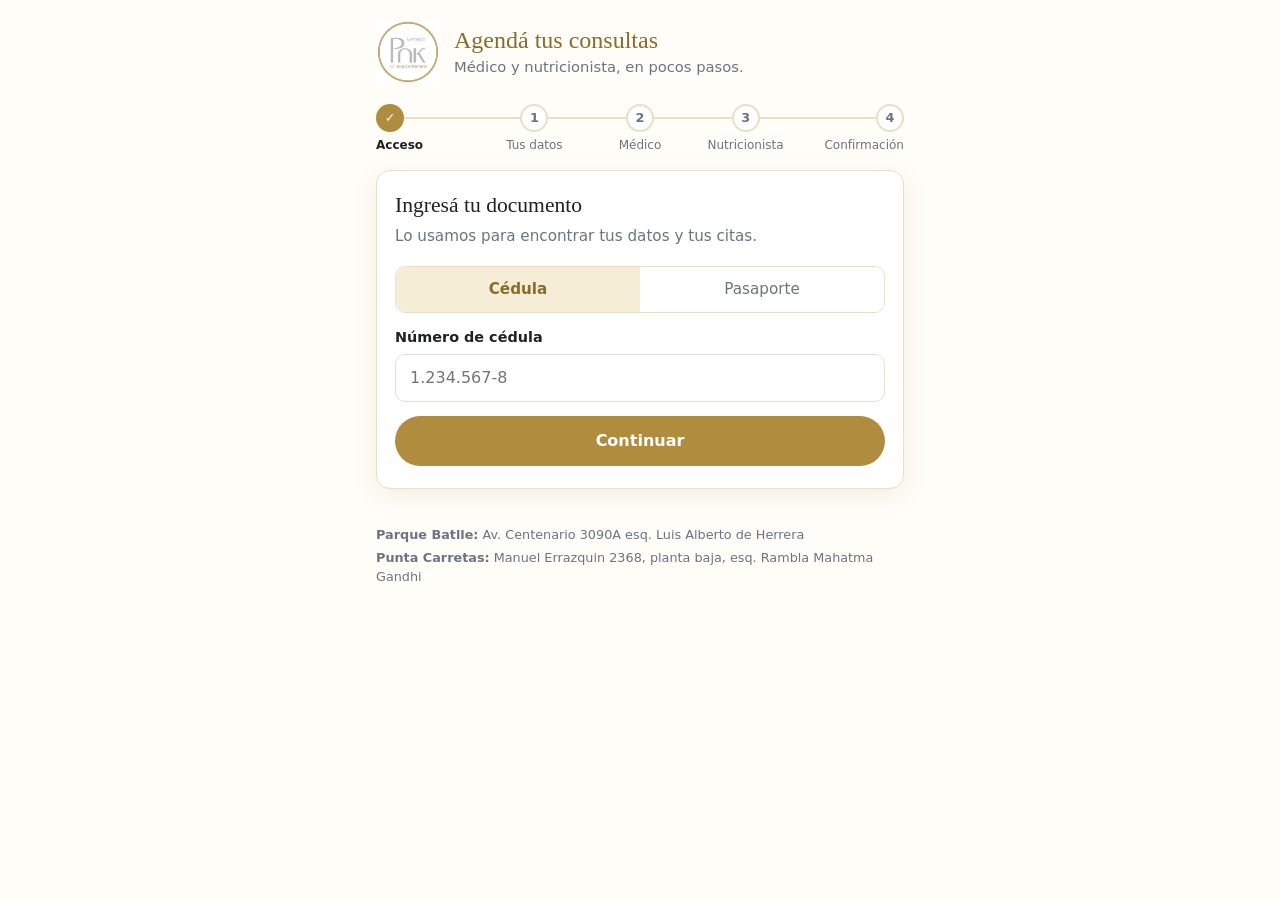
<file: AgendaMedicoNutri/index.html>
<!doctype html>
<html lang="es-UY">
<head>
  <meta charset="utf-8">
  <meta name="viewport" content="width=device-width, initial-scale=1">
  <title>Agendá tus consultas · Método PnK</title>
  <meta name="description" content="Reservá tu consulta con el médico y la nutricionista del Método PnK en Uruguay.">
  <meta name="theme-color" content="#b08d3e">
  <link rel="icon" href="img/logo-pnk.png">
  <link rel="stylesheet" href="css/estilos.css?v=16">
</head>
<body>

<header class="encabezado">
  <img class="logo" src="img/logo-pnk.png" alt="Método PnK · Clínica Centenario" width="64" height="64">
  <div>
    <h1>Agendá tus consultas</h1>
    <p>Médico y nutricionista, en pocos pasos.</p>
  </div>
</header>

<nav class="progreso" aria-label="Progreso de la reserva">
  <ol>
    <li data-paso="acceso"><span class="punto" aria-hidden="true">✓</span><span class="etiqueta">Acceso</span></li>
    <li data-paso="datos"><span class="punto">1</span><span class="etiqueta">Tus datos</span></li>
    <li data-paso="medico"><span class="punto">2</span><span class="etiqueta">Médico</span></li>
    <li data-paso="nutri"><span class="punto">3</span><span class="etiqueta">Nutricionista</span></li>
    <li data-paso="confirmacion"><span class="punto">4</span><span class="etiqueta">Confirmación</span></li>
  </ol>
  <p class="progreso-texto" id="progreso-texto" aria-live="polite"></p>
</nav>

<main>
  <div class="aviso" id="aviso" role="alert" hidden></div>

  <!-- CONFIRMACIÓN DE ASISTENCIA (link del recordatorio: ?confirmar=código) ─ -->
  <section class="tarjeta" id="asistencia" hidden>
    <h2 tabindex="-1">Confirmá tu asistencia</h2>
    <p class="cargando-bloque" id="asistencia-cargando">Buscando tu consulta…</p>
    <div class="pila" id="asistencia-contenido" hidden>
      <p class="ayuda" id="asistencia-saludo"></p>
      <div class="cita" id="asistencia-cita"></div>
      <div class="aviso info" id="asistencia-ok" hidden>✅ <strong>¡Gracias! Tu asistencia quedó confirmada.</strong> Te esperamos.</div>
      <button class="boton" type="button" id="asistencia-confirmar">Confirmo mi asistencia</button>
      <button class="boton secundario" type="button" id="asistencia-cambiar">No puedo ir: quiero elegir otro horario</button>

      <!-- "No puedo ir": se pregunta antes de cancelar -->
      <div class="pila" id="asistencia-cancelar" hidden>
        <div class="aviso info">
          <strong>¿Cancelamos esta consulta para que elijas otro horario?</strong>
          <span id="asistencia-cancelar-detalle"></span>
        </div>
        <button class="boton" type="button" id="asistencia-cancelar-si">Sí, cancelar y elegir otro horario</button>
        <button class="boton-texto" type="button" id="asistencia-cancelar-no">No, mantener mi consulta</button>
      </div>
    </div>
  </section>

  <!-- ACCESO ─────────────────────────────────────────────────────────── -->
  <section class="tarjeta" id="paso-acceso" data-paso="acceso" hidden>
    <div id="acceso-documento">
      <h2 tabindex="-1">Ingresá tu documento</h2>
      <p class="ayuda">Lo usamos para encontrar tus datos y tus citas.</p>
      <form id="form-documento" novalidate>
        <fieldset class="selector">
          <legend class="visualmente-oculto">Tipo de documento</legend>
          <label><input type="radio" name="tipoDocumento" value="CI" checked><span>Cédula</span></label>
          <label><input type="radio" name="tipoDocumento" value="Pasaporte"><span>Pasaporte</span></label>
        </fieldset>
        <label class="campo">
          <span id="documento-etiqueta">Número de cédula</span>
          <input id="documento" name="documento" inputmode="numeric" autocomplete="off" placeholder="1.234.567-8" required>
          <small class="error-campo" data-error-de="documento"></small>
        </label>
        <button class="boton" type="submit">Continuar</button>
      </form>
    </div>

    <div id="acceso-verificacion" hidden>
      <h2 tabindex="-1">Confirmá que sos vos</h2>
      <p>Encontramos un registro a nombre de <strong id="mascara-nombre"></strong>
        con WhatsApp <strong id="mascara-whatsapp"></strong>.</p>
      <form id="form-verificacion" novalidate>
        <label class="campo">
          <span>Últimos 4 números de tu WhatsApp</span>
          <input id="ultimos4" name="ultimos4" inputmode="numeric" autocomplete="off" maxlength="4" placeholder="••••" class="campo-codigo" required>
          <small class="error-campo" data-error-de="ultimos4"></small>
        </label>
        <button class="boton" type="submit">Verificar</button>
        <button class="boton-texto" type="button" id="otro-documento">Usar otro documento</button>
      </form>
    </div>
  </section>

  <!-- 1. DATOS ──────────────────────────────────────────────────────── -->
  <section class="tarjeta" id="paso-datos" data-paso="datos" hidden>
    <h2 tabindex="-1">Tus datos</h2>
    <p class="ayuda" id="datos-ayuda"></p>
    <form id="form-datos" novalidate>
      <div class="fila-doble">
        <label class="campo">
          <span>Nombre</span>
          <input name="nombre" autocomplete="given-name" required>
          <small class="error-campo" data-error-de="nombre"></small>
        </label>
        <label class="campo">
          <span>Apellido</span>
          <input name="apellido" autocomplete="family-name" required>
          <small class="error-campo" data-error-de="apellido"></small>
        </label>
      </div>
      <label class="campo">
        <span id="datos-documento-etiqueta">Cédula</span>
        <input name="documento" readonly>
      </label>
      <label class="campo">
        <span>WhatsApp</span>
        <input name="whatsapp" type="tel" inputmode="tel" autocomplete="tel" placeholder="099 123 456" required>
        <small class="error-campo" data-error-de="whatsapp"></small>
      </label>
      <label class="campo">
        <span>Email</span>
        <input name="email" type="email" inputmode="email" autocomplete="email" placeholder="tu@email.com" required>
        <small class="error-campo" data-error-de="email"></small>
      </label>
      <fieldset class="grupo">
        <legend>¿Qué querés agendar?</legend>
        <div class="opciones">
          <label class="opcion">
            <input type="radio" name="reserva" value="ambos" checked>
            <span class="caja"><span class="titulo">Médico y nutricionista</span>
              <span class="detalle">Primero el médico y después la nutricionista</span></span>
          </label>
          <label class="opcion">
            <input type="radio" name="reserva" value="soloMedico">
            <span class="caja"><span class="titulo">Solo médico</span>
              <span class="detalle">Consulta con el médico</span></span>
          </label>
          <label class="opcion">
            <input type="radio" name="reserva" value="soloNutri">
            <span class="caja"><span class="titulo">Solo nutricionista</span>
              <span class="detalle">Consulta con Verónica Bitz</span></span>
          </label>
        </div>
      </fieldset>
      <button class="boton" type="submit" id="datos-continuar">Continuar con el médico</button>
    </form>
  </section>

  <!-- 2. MÉDICO ─────────────────────────────────────────────────────── -->
  <section class="tarjeta" id="paso-medico" data-paso="medico" hidden>
    <h2 tabindex="-1">Cita con el médico</h2>

    <p class="cargando-bloque" id="medico-cargando">Buscando la agenda de los médicos…</p>

    <!-- Ya tiene cita: resumen, pago y botón para seguir -->
    <div id="medico-agendado" hidden>
      <p class="ayuda">Tu cita con el médico quedó confirmada. Te enviamos la invitación a tu email.</p>
      <div class="cita" id="medico-cita"></div>
      <div class="cita" id="medico-cita-control"></div>
      <p class="nota" id="medico-control-sin-lugar" hidden>No encontramos lugar para tu control a los 15 días. Te escribimos por WhatsApp para coordinarlo.</p>
      <div class="pago" id="medico-pago" hidden>
        <p>Valor de la consulta: <strong id="medico-pago-precio"></strong></p>
        <p class="nota">Para asegurar tu lugar, envianos el comprobante de pago por WhatsApp.</p>
        <a class="boton secundario" id="medico-pago-link" target="_blank" rel="noopener">Enviar comprobante por WhatsApp</a>
      </div>
      <button class="boton" type="button" id="ir-a-nutri">Continuar con la nutricionista</button>
      <button class="boton" type="button" id="ir-a-resumen" hidden>Ver el resumen de mi cita</button>
    </div>

    <!-- Reserva -->
    <form id="form-medico" novalidate hidden>
      <fieldset class="grupo">
        <legend>Tipo de consulta</legend>
        <div class="opciones" id="opciones-tipo"></div>
      </fieldset>

      <fieldset class="grupo" id="grupo-medico" hidden>
        <legend>Médico</legend>
        <p class="nota" id="nota-medico-fijo" hidden>Agendás con tu médico de siempre.</p>
        <div class="opciones" id="opciones-medico"></div>
      </fieldset>

      <fieldset class="grupo" id="grupo-sede" hidden>
        <legend>¿Dónde?</legend>
        <div class="opciones" id="opciones-sede"></div>
        <p class="precio" id="medico-precio" hidden></p>
      </fieldset>

      <fieldset class="grupo" id="grupo-dia" hidden>
        <legend>Día</legend>
        <p class="cargando-bloque" id="dias-cargando" hidden>Buscando horarios libres…</p>
        <div class="dias" id="opciones-dia"></div>
        <p class="nota" id="sin-horarios" hidden>No hay horarios libres en las próximas 2 semanas. Probá con otra sede o escribinos por WhatsApp.</p>
      </fieldset>

      <fieldset class="grupo" id="grupo-hora" hidden>
        <legend>Hora</legend>
        <div class="horas" id="opciones-hora"></div>
      </fieldset>

      <div class="grupo" id="grupo-confirmar" hidden>
        <label class="compromiso opcion-control">
          <input type="checkbox" name="agendarControl">
          <span><strong>Dejar agendado mi próximo control</strong> (Seguimiento, 30 min) 15 días después,
            a la misma hora o la más cercana<span id="control-con-nutri">, y la nutricionista al día siguiente</span>.
            <small class="nota" id="control-precio"></small></span>
        </label>
        <label class="compromiso">
          <input type="checkbox" name="compromisoPago">
          <span>Me comprometo a abonar la consulta y enviar el comprobante de pago por WhatsApp.</span>
        </label>
        <small class="error-campo" data-error-de="compromisoPago"></small>
        <button class="boton" type="submit">Confirmar cita con el médico</button>
      </div>
    </form>
  </section>

  <!-- 3. NUTRICIONISTA ──────────────────────────────────────────────── -->
  <section class="tarjeta" id="paso-nutri" data-paso="nutri" hidden>
    <h2 tabindex="-1">Cita con la nutricionista</h2>
    <div class="cita" id="nutri-cita-medico"></div>

    <p class="cargando-bloque" id="nutri-cargando">Buscando los horarios de la nutricionista…</p>

    <!-- Reserva con nuestros botones (horarios reales del Bookings de Verónica) -->
    <form id="form-turnos-nutri" novalidate hidden>
      <p class="ayuda">Elegí tu consulta con la nutricionista <strong>Verónica Bitz</strong>.
        <span id="nutri-ayuda-regla">Te mostramos solo horarios libres posteriores a tu cita con el médico.</span></p>

      <fieldset class="grupo">
        <legend>Tipo de consulta</legend>
        <div class="opciones" id="opciones-servicio-nutri"></div>
      </fieldset>

      <fieldset class="grupo" id="grupo-dia-nutri" hidden>
        <legend>Día</legend>
        <p class="cargando-bloque" id="dias-nutri-cargando" hidden>Buscando horarios libres…</p>
        <div class="dias" id="opciones-dia-nutri"></div>
        <p class="nota" id="sin-horarios-nutri" hidden>No hay horarios libres para esta consulta en los próximos días. Probá con otra modalidad o escribinos por WhatsApp.</p>
      </fieldset>

      <fieldset class="grupo" id="grupo-hora-nutri" hidden>
        <legend>Hora</legend>
        <div class="horas" id="opciones-hora-nutri"></div>
      </fieldset>

      <div class="grupo" id="grupo-confirmar-nutri" hidden>
        <label class="compromiso">
          <input type="checkbox" name="consentimiento">
          <span>Acepto que <strong>Pronokal S.A.</strong> trate mis datos personales para gestionar esta cita,
            según la Ley 18.331 de Protección de Datos Personales.
            <small class="nota">Consultas sobre tus datos: pedidos.uruguay@pronokal.com</small></span>
        </label>
        <small class="error-campo" data-error-de="consentimiento"></small>
        <button class="boton" type="submit">Reservar con la nutricionista</button>
      </div>
    </form>

    <!-- Si la agenda de Verónica no responde (nunca se muestra Bookings) -->
    <div id="nutri-error" class="pila" hidden>
      <div class="espera">
        <p class="espera-icono" aria-hidden="true">⏳</p>
        <p><strong id="nutri-error-mensaje">No pudimos consultar la agenda de la nutricionista en este momento.</strong></p>
        <p class="nota">Probá de nuevo en unos minutos. Tu cita con el médico ya está confirmada.</p>
      </div>
      <button class="boton" type="button" id="nutri-reintentar">Probar de nuevo</button>
      <a class="boton secundario" href="https://wa.me/59893365668" target="_blank" rel="noopener">Escribinos por WhatsApp</a>
    </div>

    <!-- Ya registrada -->
    <div id="nutri-registrada" class="pila" hidden>
      <div class="cita" id="nutri-cita-nutri"></div>
      <button class="boton" type="button" id="nutri-ver-resumen">Ver el resumen de mis citas</button>
      <a class="boton-texto" href="https://wa.me/59893365668" target="_blank" rel="noopener">¿Necesitás cambiarla? Escribinos por WhatsApp</a>
    </div>
  </section>

  <!-- 4. CONFIRMACIÓN ───────────────────────────────────────────────── -->
  <section class="tarjeta" id="paso-confirmacion" data-paso="confirmacion" hidden>
    <h2 tabindex="-1">¡Listo! Tus consultas</h2>
    <p class="ayuda" id="confirmacion-ayuda">Te esperamos. Te mandamos la invitación de la consulta médica a tu email.</p>
    <div class="cita" id="confirmacion-cita-medico"></div>
    <div class="cita" id="confirmacion-cita-nutri"></div>
    <div class="cita" id="confirmacion-cita-control"></div>
    <div class="cita" id="confirmacion-cita-nutri-control"></div>
    <div class="pago" id="confirmacion-pago" hidden>
      <p>Valor de la consulta médica: <strong id="confirmacion-pago-precio"></strong></p>
      <p class="nota">Si todavía no lo hiciste, envianos el comprobante de pago por WhatsApp.</p>
      <a class="boton" id="confirmacion-pago-link" target="_blank" rel="noopener">Enviar comprobante por WhatsApp</a>
    </div>
    <a class="boton secundario" href="https://wa.me/59893365668" target="_blank" rel="noopener">¿Dudas? Escribinos por WhatsApp</a>
    <button class="boton" type="button" id="terminar">Terminar y volver al inicio</button>
  </section>
</main>

<!-- Pantalla de espera mientras se confirma una reserva -->
<div class="espera-reserva" id="espera-reserva" role="status" aria-live="polite" hidden>
  <div class="cargando-bloque"><strong id="espera-reserva-texto"></strong><span>Esto puede tardar unos segundos.</span></div>
</div>

<footer class="pie">
  <p><strong>Parque Batlle:</strong> Av. Centenario 3090A esq. Luis Alberto de Herrera</p>
  <p><strong>Punta Carretas:</strong> Manuel Errazquin 2368, planta baja, esq. Rambla Mahatma Gandhi</p>
</footer>

<script src="js/config.js?v=16"></script>
<script src="js/validaciones.js?v=16"></script>
<script src="js/api.js?v=16"></script>
<script src="js/paso-medico.js?v=16"></script>
<script src="js/paso-nutri.js?v=16"></script>
<script src="js/asistencia.js?v=16"></script>
<script src="js/app.js?v=16"></script>
</body>
</html>
</file>
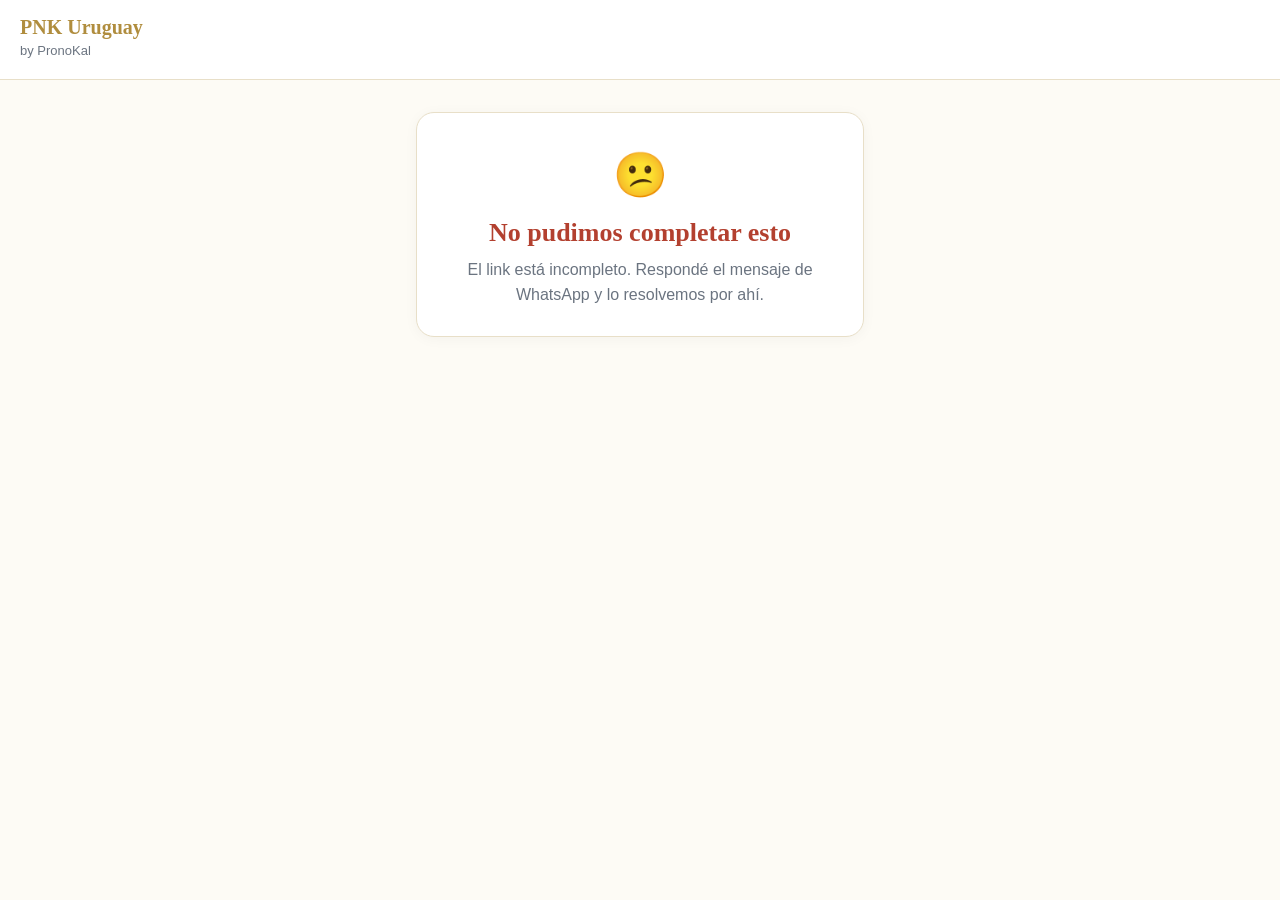
<file: confirmar.html>
<!doctype html>
<html lang="es">
<head>
<meta charset="utf-8">
<meta name="viewport" content="width=device-width, initial-scale=1">
<meta name="robots" content="noindex, nofollow">
<title>Confirmar asistencia · PNK Uruguay</title>
<style>
  :root{
    --gold:#b08d3e; --gold-dark:#8f7230; --green:#4a9e70; --ink:#1f2933; --muted:#6b7480;
    --cream:#fdfbf5; --card:#ffffff; --line:#e8dfc8; --red:#b3402f;
  }
  *{box-sizing:border-box;margin:0}
  body{font-family:-apple-system,BlinkMacSystemFont,"Segoe UI",Roboto,Helvetica,Arial,sans-serif;background:var(--cream);color:var(--ink);line-height:1.55;min-height:100vh}
  header{background:#fff;border-bottom:1px solid var(--line);padding:16px 20px}
  header strong{font-family:Georgia,"Times New Roman",serif;color:var(--gold);font-size:20px;display:block;line-height:1.1}
  header span{font-size:13px;color:var(--muted)}
  main{max-width:480px;margin:0 auto;padding:32px 16px 48px}
  .card{background:var(--card);border:1px solid var(--line);border-radius:18px;padding:28px 22px;box-shadow:0 2px 14px rgba(0,0,0,.04);text-align:center}
  h1{font-family:Georgia,"Times New Roman",serif;font-size:26px;line-height:1.2;margin-bottom:10px}
  p{color:var(--muted);font-size:16px}
  .detail{margin:20px 0;padding:16px;border-radius:12px;background:#faf6ed;border:1px solid var(--line);color:var(--ink);text-align:left}
  .detail div{display:flex;gap:10px;padding:4px 0}
  .detail b{min-width:78px;color:var(--muted);font-weight:600;font-size:14px;padding-top:1px}
  button,.btn{display:block;width:100%;border:0;border-radius:12px;background:var(--gold);color:#fff;font-size:18px;font-weight:700;padding:16px;cursor:pointer;text-decoration:none;font-family:inherit}
  button:hover,.btn:hover{background:var(--gold-dark)}
  button:disabled{opacity:.6;cursor:wait}
  button.sec{background:#fff;color:var(--ink);border:1.5px solid var(--line);margin-top:10px;font-weight:600}
  button.sec:hover{background:#f5efe0}
  button.peligro{background:var(--red);margin-top:18px}
  button.peligro:hover{background:#8f3123}
  .icon{font-size:44px;margin-bottom:8px}
  .ok h1{color:var(--green)}
  .err h1{color:var(--red)}
  .spinner{width:34px;height:34px;border:4px solid var(--line);border-top-color:var(--gold);border-radius:50%;margin:6px auto 14px;animation:spin 1s linear infinite}
  @keyframes spin{to{transform:rotate(360deg)}}
  .small{font-size:14px;margin-top:16px}
  [hidden]{display:none!important}
  @media (prefers-reduced-motion:reduce){.spinner{animation:none}}
</style>
</head>
<body>
<header><strong>PNK Uruguay</strong><span>by PronoKal</span></header>
<main>
  <section id="cargando" class="card">
    <div class="spinner" aria-hidden="true"></div>
    <h1>Un momento…</h1>
    <p>Estamos buscando tu consulta.</p>
  </section>

  <section id="detalle" class="card" hidden>
    <h1 id="hola">¡Hola!</h1>
    <p id="intro">Esta es tu consulta:</p>
    <div class="detail" id="datos"></div>
    <button id="btnConfirmar" type="button">Confirmar mi asistencia</button>
    <button id="btnNoPuedo" type="button" class="sec">No puedo ir</button>
    <p class="small">Si necesitás cambiar el horario, avisanos respondiendo el mensaje de WhatsApp.</p>
  </section>

  <section id="seguro" class="card" hidden>
    <div class="icon" aria-hidden="true">🗓️</div>
    <h1>¿Cancelás tu consulta?</h1>
    <p id="seguroTexto">El horario va a quedar libre para otra persona.</p>
    <button id="btnSi" type="button" class="peligro">Sí, cancelar mi consulta</button>
    <button id="btnVolver" type="button" class="sec">No, volver</button>
  </section>

  <section id="confirmada" class="card ok" hidden>
    <div class="icon" aria-hidden="true">✅</div>
    <h1 id="confirmadaTitulo">¡Asistencia confirmada!</h1>
    <p id="confirmadaTexto">Te esperamos.</p>
  </section>

  <section id="cancelada" class="card" hidden>
    <div class="icon" aria-hidden="true">👋</div>
    <h1>Consulta cancelada</h1>
    <p>Listo, liberamos el horario. Cuando quieras volver a agendar, escribinos por WhatsApp o entrá a la web.</p>
  </section>

  <section id="error" class="card err" hidden>
    <div class="icon" aria-hidden="true">😕</div>
    <h1>No pudimos completar esto</h1>
    <p id="errorTexto">Respondé el mensaje de WhatsApp que te enviamos y lo resolvemos por ahí.</p>
  </section>
</main>

<script>
(function(){
  var BACKEND = 'https://script.google.com/macros/s/AKfycbx7lnljUx4zDXiZq_znW_tWE1_b0MzO9yQZaQuvYBkanlYoS-7mSQJLCyT-o7lqaCtL/exec';
  var C = (new URLSearchParams(location.search).get('confirmar') || '').trim();

  function $(id){ return document.getElementById(id); }
  function mostrar(id){
    ['cargando','detalle','seguro','confirmada','cancelada','error'].forEach(function(s){ $(s).hidden = (s !== id); });
  }
  function fallo(msg){ if (msg) $('errorTexto').textContent = msg; mostrar('error'); }

  // JSONP con un reintento, igual que el resto de la landing (el backend es Apps Script).
  var contador = 0;
  function llamar(action, cb, timeoutMs, intentos){
    intentos = intentos == null ? 2 : intentos;
    var name = 'pnkConf_' + Date.now() + '_' + (++contador);
    var s = document.createElement('script'), listo = false, timer;
    function limpiar(){ clearTimeout(timer); try{ delete window[name]; }catch(e){ window[name] = undefined; } if (s.parentNode) s.parentNode.removeChild(s); }
    function reintentar(){
      if (listo) return; listo = true; limpiar();
      if (intentos > 1) llamar(action, cb, timeoutMs, intentos - 1); else cb(null);
    }
    window[name] = function(data){ if (listo) return; listo = true; limpiar(); cb(data); };
    s.src = BACKEND + '?action=' + action + '&c=' + encodeURIComponent(C) + '&callback=' + name;
    s.async = true; s.onerror = reintentar;
    timer = setTimeout(reintentar, timeoutMs || 12000);
    document.head.appendChild(s);
  }

  var info = null;

  function exito(){
    $('confirmadaTitulo').textContent = info.nombre ? '¡Gracias, ' + info.nombre + '! Asistencia confirmada' : '¡Asistencia confirmada!';
    $('confirmadaTexto').textContent = 'Te esperamos el ' + info.fecha + ' a las ' + info.hora + ' con ' + info.medico + '.';
    mostrar('confirmada');
  }

  function mostrarDetalle(){
    $('hola').textContent = info.nombre ? '¡Hola, ' + info.nombre + '!' : '¡Hola!';
    var filas = [['Fecha', info.fecha], ['Hora', info.hora], ['Con', info.medico.replace(/^el /,'').replace(/^la /,'')],
                 ['Modalidad', info.modalidad === 'online' ? 'Online' : 'Presencial']];
    if (info.lugar) filas.push(['Lugar', info.lugar]);
    var cont = $('datos'); cont.textContent = '';
    filas.forEach(function(f){
      var div = document.createElement('div'), b = document.createElement('b'), sp = document.createElement('span');
      b.textContent = f[0]; sp.textContent = f[1]; div.appendChild(b); div.appendChild(sp); cont.appendChild(div);
    });
    mostrar('detalle');
  }

  function iniciar(){
    if (!/^[0-9a-fA-F]{40}$/.test(C)) return fallo('El link está incompleto. Respondé el mensaje de WhatsApp y lo resolvemos por ahí.');
    llamar('infoCita', function(d){
      if (!d || d.error || !d.ok) return fallo(d && d.error === 'Enlace no válido'
        ? 'Este link no es válido. Respondé el mensaje de WhatsApp y lo resolvemos por ahí.' : null);
      info = d;
      if (d.estado === 'cancelada') return mostrar('cancelada');
      if (d.estado === 'confirmada') return exito();
      if (d.pasada) return fallo('Esta consulta ya pasó.');
      mostrarDetalle();
    }, 12000, 2);
  }

  $('btnConfirmar').onclick = function(){
    var btn = this; btn.disabled = true; btn.textContent = 'Confirmando…';
    llamar('confirmarCita', function(r){
      btn.disabled = false; btn.textContent = 'Confirmar mi asistencia';
      if (r && r.ok) return exito();
      fallo(r && r.error && r.error !== 'Enlace no válido' ? r.error : null);
    }, 15000, 2);
  };
  $('btnNoPuedo').onclick = function(){
    $('seguroTexto').textContent = 'Vas a cancelar tu consulta del ' + info.fecha + ' a las ' + info.hora + '. El horario va a quedar libre para otra persona.';
    mostrar('seguro');
  };
  $('btnVolver').onclick = function(){ mostrarDetalle(); };
  $('btnSi').onclick = function(){
    var btn = this; btn.disabled = true; btn.textContent = 'Cancelando…';
    llamar('cancelarCita', function(r){
      btn.disabled = false; btn.textContent = 'Sí, cancelar mi consulta';
      if (r && r.ok) return mostrar('cancelada');
      fallo(r && r.error && r.error !== 'Enlace no válido' ? r.error : null);
    }, 15000, 2);
  };

  iniciar();
})();
</script>
</body>
</html>
</file>
<file: AgendaMedicoNutri/css/estilos.css>
/* ==========================================================================
   Agenda Médico + Nutri · Método PnK
   Colores y tipografía tomados de la landing perdidanetadekilos.com.uy.
   Pensado primero para celular; en pantallas grandes se centra en una columna.
   ========================================================================== */

:root {
  --crema: #fffdf8;
  --blanco: #ffffff;
  --dorado: #b08d3e;
  --dorado-oscuro: #8a6c28;
  --dorado-claro: #f5edd6;
  --dorado-suave: #faf6ed;
  --linea: #e8dfc8;
  --tinta: #1e2228;
  --gris: #6b7480;
  --verde: #4a9e70;
  --rojo: #c23b2b;

  --fuente-titulos: Georgia, "Times New Roman", serif;
  --fuente-texto: "Segoe UI", system-ui, -apple-system, Arial, sans-serif;

  --radio: 14px;
  --sombra: 0 6px 24px rgba(138, 108, 40, 0.10);
}

* { box-sizing: border-box; }

html { -webkit-text-size-adjust: 100%; }

body {
  margin: 0;
  background: var(--crema);
  color: var(--tinta);
  font-family: var(--fuente-texto);
  font-size: 16px;
  line-height: 1.5;
}

h1, h2, h3 { font-family: var(--fuente-titulos); font-weight: normal; line-height: 1.2; margin: 0; }
h2:focus { outline: none; }

[hidden] { display: none !important; }

.visualmente-oculto {
  position: absolute; width: 1px; height: 1px; overflow: hidden;
  clip: rect(0 0 0 0); white-space: nowrap;
}

/* ── Encabezado ─────────────────────────────────────────────────────────── */

.encabezado {
  display: flex; align-items: center; gap: 14px;
  max-width: 560px; margin: 0 auto; padding: 20px 16px 8px;
}
.logo { width: 64px; height: 64px; flex: none; }
.encabezado h1 { font-size: 1.5rem; color: var(--dorado-oscuro); }
.encabezado p { margin: 2px 0 0; color: var(--gris); font-size: 0.92rem; }

/* ── Barra de progreso ──────────────────────────────────────────────────── */

.progreso { max-width: 560px; margin: 0 auto; padding: 12px 16px 4px; }
.progreso ol {
  list-style: none; margin: 0; padding: 0;
  display: flex; justify-content: space-between; position: relative;
}
.progreso ol::before {           /* la línea que une los puntos */
  content: ""; position: absolute; left: 14px; right: 14px; top: 13px;
  height: 2px; background: var(--linea);
}
.progreso li {
  position: relative; display: flex; flex-direction: column; align-items: center;
  gap: 4px; flex: 1; min-width: 0;
}
.progreso li:first-child { align-items: flex-start; }
.progreso li:last-child { align-items: flex-end; }
.punto {
  width: 28px; height: 28px; border-radius: 50%;
  display: grid; place-items: center;
  background: var(--blanco); border: 2px solid var(--linea);
  color: var(--gris); font-size: 0.8rem; font-weight: 600;
  transition: background .2s, border-color .2s, color .2s;
}
.etiqueta { display: none; font-size: 0.75rem; color: var(--gris); white-space: nowrap; }

.progreso li.hecho .punto { background: var(--dorado-claro); border-color: var(--dorado); color: var(--dorado-oscuro); }
.progreso li.actual .punto { background: var(--dorado); border-color: var(--dorado); color: var(--blanco); }
.progreso li.actual .etiqueta { color: var(--tinta); font-weight: 600; }

.progreso-texto { margin: 8px 0 0; text-align: center; font-size: 0.85rem; color: var(--gris); }

@media (min-width: 520px) {
  .etiqueta { display: block; }
  .progreso-texto { display: none; }
}

/* ── Contenido y tarjetas ───────────────────────────────────────────────── */

main { max-width: 560px; margin: 0 auto; padding: 12px 16px 32px; }

.tarjeta {
  background: var(--blanco); border: 1px solid var(--linea); border-radius: var(--radio);
  box-shadow: var(--sombra); padding: 22px 18px;
}
.tarjeta h2 { font-size: 1.35rem; margin-bottom: 6px; }
.ayuda { margin: 0 0 18px; color: var(--gris); font-size: 0.95rem; }

.aviso {
  margin-bottom: 12px; padding: 12px 14px; border-radius: 10px;
  background: #fbeceb; border: 1px solid #efc4bf; color: var(--rojo); font-size: 0.95rem;
}
.aviso.info { background: var(--dorado-suave); border-color: var(--linea); color: var(--dorado-oscuro); }

.en-construccion {
  margin-top: 12px; padding: 16px; border: 1px dashed var(--linea); border-radius: 10px;
  color: var(--gris); text-align: center; font-size: 0.9rem;
}

/* ── Formularios ────────────────────────────────────────────────────────── */

form { display: grid; gap: 14px; }
fieldset { border: 0; margin: 0; padding: 0; }

.campo { display: grid; gap: 6px; }
.campo > span { font-size: 0.9rem; font-weight: 600; }
.campo input, .campo select {
  width: 100%; min-height: 48px; padding: 10px 14px;
  font: inherit; font-size: 16px;   /* 16px evita que el iPhone haga zoom */
  color: var(--tinta); background: var(--blanco);
  border: 1.5px solid var(--linea); border-radius: 10px;
  transition: border-color .15s, box-shadow .15s;
}
.campo input:focus, .campo select:focus {
  outline: none; border-color: var(--dorado); box-shadow: 0 0 0 3px var(--dorado-claro);
}
.campo input[readonly] { background: var(--dorado-suave); color: var(--gris); }
.campo input[aria-invalid="true"] { border-color: var(--rojo); }
.campo-codigo { letter-spacing: 0.5em; text-align: center; font-size: 1.4rem !important; }

.error-campo { color: var(--rojo); font-size: 0.85rem; min-height: 0; }
.error-campo:empty { display: none; }

.fila-doble { display: grid; gap: 14px; }
@media (min-width: 420px) { .fila-doble { grid-template-columns: 1fr 1fr; } }

/* Selector de dos opciones (Cédula / Pasaporte) */
.selector { display: grid; grid-template-columns: 1fr 1fr; gap: 0; border: 1.5px solid var(--linea); border-radius: 10px; overflow: hidden; }
.selector label { position: relative; }
.selector input { position: absolute; opacity: 0; inset: 0; }
.selector span {
  display: block; padding: 11px 8px; text-align: center; cursor: pointer;
  font-size: 0.95rem; color: var(--gris); background: var(--blanco);
}
.selector input:checked + span { background: var(--dorado-claro); color: var(--dorado-oscuro); font-weight: 600; }
.selector input:focus-visible + span { box-shadow: inset 0 0 0 2px var(--dorado); }

/* ── Botones ────────────────────────────────────────────────────────────── */

.boton {
  display: inline-flex; align-items: center; justify-content: center; gap: 8px;
  width: 100%; min-height: 50px; padding: 12px 20px;
  font: inherit; font-weight: 600; font-size: 1rem; text-decoration: none;
  color: var(--blanco); background: var(--dorado);
  border: 0; border-radius: 999px; cursor: pointer;
  transition: background .15s, transform .05s;
}
.boton:hover { background: var(--dorado-oscuro); }
.boton:active { transform: translateY(1px); }
.boton:focus-visible { outline: 3px solid var(--dorado-claro); outline-offset: 2px; }
.boton[disabled] { opacity: .6; cursor: progress; }

.boton.secundario { background: var(--blanco); color: var(--dorado-oscuro); border: 1.5px solid var(--dorado); }
.boton.secundario:hover { background: var(--dorado-suave); }

.boton-texto {
  background: none; border: 0; padding: 8px; font: inherit; font-size: 0.92rem;
  color: var(--dorado-oscuro); text-decoration: underline; cursor: pointer;
}

.cargando::after {
  content: ""; width: 16px; height: 16px; border-radius: 50%;
  border: 2px solid rgba(255,255,255,.5); border-top-color: var(--blanco);
  animation: girar .8s linear infinite;
}
@keyframes girar { to { transform: rotate(360deg); } }

/* ── Grupos de opciones (paso médico) ───────────────────────────────────── */

.grupo { display: grid; gap: 10px; }
.grupo legend { font-weight: 600; font-size: 0.95rem; margin-bottom: 10px; padding: 0; }
.nota { margin: 0; color: var(--gris); font-size: 0.88rem; }
.cargando-bloque {
  display: flex; flex-direction: column; align-items: center; gap: 6px;
  margin: 12px 0; color: var(--gris); font-size: 0.92rem; text-align: center;
}
.cargando-bloque[hidden] { display: none !important; }

/* Silueta que camina y adelgaza (ver animacionCaminante en app.js) */
.caminante { width: 72px; height: 96px; overflow: visible; }
.caminante path, .caminante circle, .caminante line {
  fill: none; stroke-width: 3; stroke-linecap: round; stroke-linejoin: round;
}
.caminante .trazo path, .caminante .trazo circle { stroke: var(--dorado); }
.caminante .trazo > path:not(.cuerpo), .caminante .trazo-atras path { stroke-width: 4.5; }   /* brazos y piernas */
.caminante .trazo .cuerpo { fill: var(--blanco); }          /* tapa el brazo y la pierna de atrás */
.caminante .trazo-atras path { stroke: var(--dorado); opacity: .35; }
.caminante .piso { stroke: var(--linea); stroke-width: 2; stroke-dasharray: 14 10; }

/* Tarjetas para elegir (tipo, médico, sede) */
.opciones { display: grid; gap: 8px; }
@media (min-width: 420px) { .opciones { grid-template-columns: repeat(auto-fit, minmax(150px, 1fr)); } }
.opcion { position: relative; display: block; cursor: pointer; }
.opcion input { position: absolute; opacity: 0; inset: 0; cursor: pointer; }
.opcion .caja {
  display: grid; gap: 2px; padding: 12px 14px; min-height: 48px;
  border: 1.5px solid var(--linea); border-radius: 12px; background: var(--blanco);
  transition: border-color .15s, background .15s;
}
.opcion .titulo { font-weight: 600; }
.opcion .detalle { font-size: 0.85rem; color: var(--gris); }
.opcion input:checked + .caja { border-color: var(--dorado); background: var(--dorado-suave); box-shadow: inset 0 0 0 1px var(--dorado); }
.opcion input:focus-visible + .caja { box-shadow: 0 0 0 3px var(--dorado-claro); }

/* Chips de días (fila que se desliza) y de horas (grilla) */
.dias {
  display: flex; gap: 8px; overflow-x: auto; padding-bottom: 6px;
  scroll-snap-type: x proximity; -webkit-overflow-scrolling: touch;
}
.horas { display: grid; grid-template-columns: repeat(auto-fill, minmax(76px, 1fr)); gap: 8px; }
.chip { position: relative; flex: none; scroll-snap-align: start; }
.chip input { position: absolute; opacity: 0; inset: 0; cursor: pointer; }
.chip span {
  display: grid; place-items: center; min-height: 44px; padding: 6px 12px;
  border: 1.5px solid var(--linea); border-radius: 10px; background: var(--blanco);
  font-size: 0.92rem; text-align: center; line-height: 1.2; cursor: pointer;
}
.dias .chip span { min-width: 64px; }
.chip span small { display: block; font-size: 0.72rem; color: var(--gris); text-transform: capitalize; }
.chip input:checked + span { background: var(--dorado); border-color: var(--dorado); color: var(--blanco); font-weight: 600; }
.chip input:checked + span small { color: var(--blanco); }
.chip input:focus-visible + span { box-shadow: 0 0 0 3px var(--dorado-claro); }

.precio { margin: 4px 0 0; font-size: 0.95rem; }
.precio strong { color: var(--dorado-oscuro); }

.compromiso { display: flex; gap: 10px; align-items: flex-start; font-size: 0.92rem; cursor: pointer; }
.compromiso input { width: 20px; height: 20px; margin: 2px 0 0; accent-color: var(--dorado); flex: none; }

.pago {
  display: grid; gap: 8px; margin: 14px 0; padding: 14px 16px;
  border: 1px solid var(--linea); border-radius: 12px;
}
.pago p { margin: 0; }

#form-medico { gap: 22px; }
#medico-agendado { display: grid; gap: 4px; }

/* ── Tarjeta de cita (resumen) ──────────────────────────────────────────── */

.cita:empty { display: none; }
.cita {
  margin: 14px 0; padding: 14px 16px; border-radius: 12px;
  background: var(--dorado-suave); border: 1px solid var(--linea);
}
.cita h3 { font-size: 1.05rem; color: var(--dorado-oscuro); margin-bottom: 6px; }
.cita p { margin: 2px 0; font-size: 0.95rem; }
.cita .fecha { font-weight: 600; text-transform: capitalize; }

/* ── Pie ────────────────────────────────────────────────────────────────── */

.pie { max-width: 560px; margin: 0 auto; padding: 0 16px 32px; color: var(--gris); font-size: 0.8rem; }
.pie p { margin: 4px 0; }

@media (prefers-reduced-motion: reduce) {
  * { transition: none !important; animation-duration: 0s !important; }
}

/* ── Paso nutricionista ─────────────────────────────────────────────────── */

.pila { display: grid; gap: 12px; }

.espera { text-align: center; padding: 18px 8px; border: 1px dashed var(--linea); border-radius: 12px; }
.espera p { margin: 4px 0; }
.espera-icono { font-size: 2rem; }


.opcion-control {
  padding: 12px 14px; border-radius: 12px;
  background: var(--dorado-suave); border: 1px solid var(--linea);
}
.opcion-control small { display: block; margin-top: 4px; }
.cita .nota { margin-top: 6px; }

/* Pantalla de espera al confirmar una reserva */
.espera-reserva {
  position: fixed; inset: 0; z-index: 50;
  display: grid; place-items: center; padding: 16px;
  background: rgba(255, 253, 248, 0.94);
}
.espera-reserva .cargando-bloque { font-size: 1rem; color: var(--tinta); }
.espera-reserva .cargando-bloque span { color: var(--gris); font-size: 0.9rem; }
.espera-reserva .caminante { width: 96px; height: 128px; }
</file>
